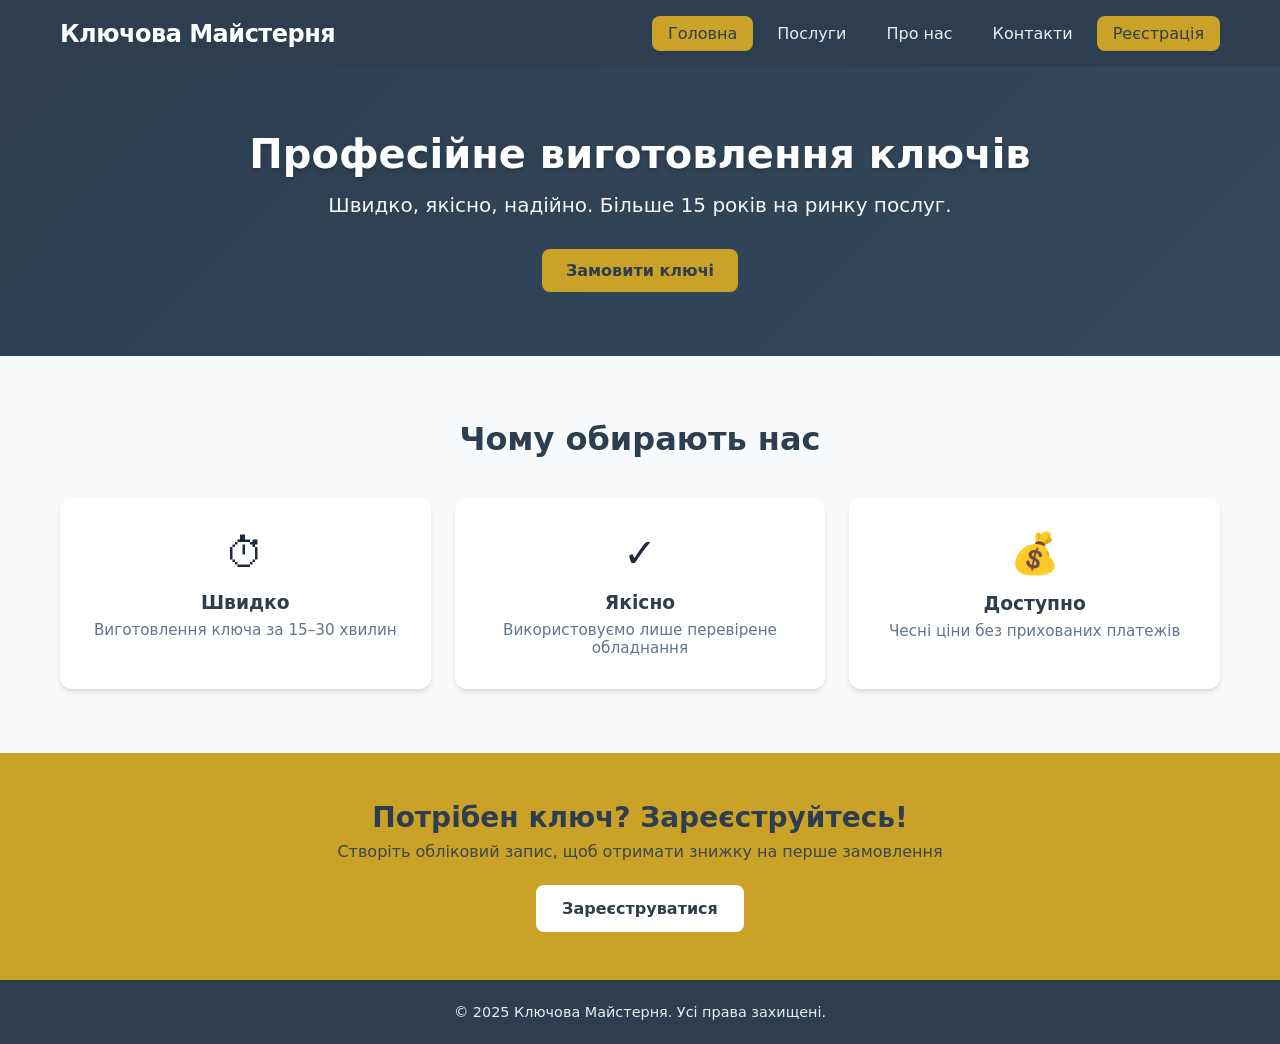
<file: index.html>
<!DOCTYPE html>
<html lang="uk">
<head>
    <meta charset="UTF-8">
    <meta name="viewport" content="width=device-width, initial-scale=1.0">
    <title>Ключова Майстерня — Головна</title>
    <link rel="stylesheet" href="styles.css">
</head>
<body>
    <header class="site-header">
        <div class="container">
            <a href="index.html" class="logo">Ключова Майстерня</a>
            <nav class="nav">
                <a href="index.html" class="nav-link active">Головна</a>
                <a href="services.html" class="nav-link">Послуги</a>
                <a href="about.html" class="nav-link">Про нас</a>
                <a href="contacts.html" class="nav-link">Контакти</a>
                <a href="registration.html" class="nav-link nav-link-cta">Реєстрація</a>
            </nav>
        </div>
    </header>

    <main>
        <section class="hero">
            <div class="container">
                <h1>Професійне виготовлення ключів</h1>
                <p class="hero-subtitle">Швидко, якісно, надійно. Більше 15 років на ринку послуг.</p>
                <a href="services.html" class="btn btn-primary">Замовити ключі</a>
            </div>
        </section>

        <section class="features">
            <div class="container">
                <h2>Чому обирають нас</h2>
                <div class="features-grid">
                    <div class="feature-card">
                        <span class="feature-icon">⏱</span>
                        <h3>Швидко</h3>
                        <p>Виготовлення ключа за 15–30 хвилин</p>
                    </div>
                    <div class="feature-card">
                        <span class="feature-icon">✓</span>
                        <h3>Якісно</h3>
                        <p>Використовуємо лише перевірене обладнання</p>
                    </div>
                    <div class="feature-card">
                        <span class="feature-icon">💰</span>
                        <h3>Доступно</h3>
                        <p>Чесні ціни без прихованих платежів</p>
                    </div>
                </div>
            </div>
        </section>

        <section class="cta-section">
            <div class="container">
                <h2>Потрібен ключ? Зареєструйтесь!</h2>
                <p>Створіть обліковий запис, щоб отримати знижку на перше замовлення</p>
                <a href="registration.html" class="btn btn-secondary">Зареєструватися</a>
            </div>
        </section>
    </main>

    <footer class="site-footer">
        <div class="container">
            <p>&copy; 2025 Ключова Майстерня. Усі права захищені.</p>
        </div>
    </footer>
</body>
</html>
</file>
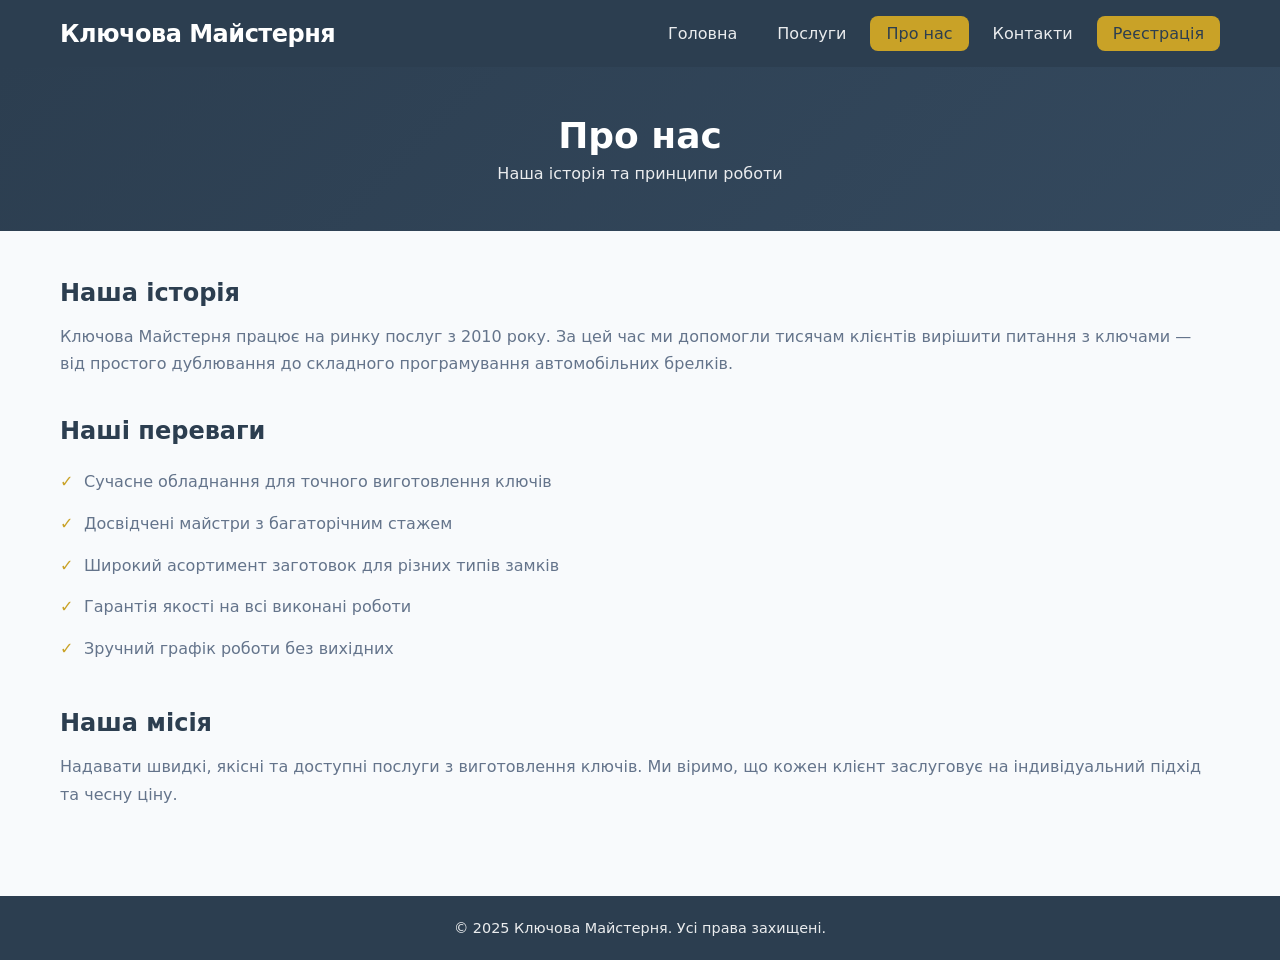
<file: about.html>
<!DOCTYPE html>
<html lang="uk">
<head>
    <meta charset="UTF-8">
    <meta name="viewport" content="width=device-width, initial-scale=1.0">
    <title>Про нас — Ключова Майстерня</title>
    <link rel="stylesheet" href="styles.css">
</head>
<body>
    <header class="site-header">
        <div class="container">
            <a href="index.html" class="logo">Ключова Майстерня</a>
            <nav class="nav">
                <a href="index.html" class="nav-link">Головна</a>
                <a href="services.html" class="nav-link">Послуги</a>
                <a href="about.html" class="nav-link active">Про нас</a>
                <a href="contacts.html" class="nav-link">Контакти</a>
                <a href="registration.html" class="nav-link nav-link-cta">Реєстрація</a>
            </nav>
        </div>
    </header>

    <main>
        <section class="page-header">
            <div class="container">
                <h1>Про нас</h1>
                <p>Наша історія та принципи роботи</p>
            </div>
        </section>

        <section class="about-content">
            <div class="container">
                <div class="about-block">
                    <h2>Наша історія</h2>
                    <p>Ключова Майстерня працює на ринку послуг з 2010 року. За цей час ми допомогли тисячам клієнтів вирішити питання з ключами — від простого дублювання до складного програмування автомобільних брелків.</p>
                </div>

                <div class="about-block">
                    <h2>Наші переваги</h2>
                    <ul class="about-list">
                        <li>Сучасне обладнання для точного виготовлення ключів</li>
                        <li>Досвідчені майстри з багаторічним стажем</li>
                        <li>Широкий асортимент заготовок для різних типів замків</li>
                        <li>Гарантія якості на всі виконані роботи</li>
                        <li>Зручний графік роботи без вихідних</li>
                    </ul>
                </div>

                <div class="about-block">
                    <h2>Наша місія</h2>
                    <p>Надавати швидкі, якісні та доступні послуги з виготовлення ключів. Ми віримо, що кожен клієнт заслуговує на індивідуальний підхід та чесну ціну.</p>
                </div>
            </div>
        </section>
    </main>

    <footer class="site-footer">
        <div class="container">
            <p>&copy; 2025 Ключова Майстерня. Усі права захищені.</p>
        </div>
    </footer>
</body>
</html>
</file>
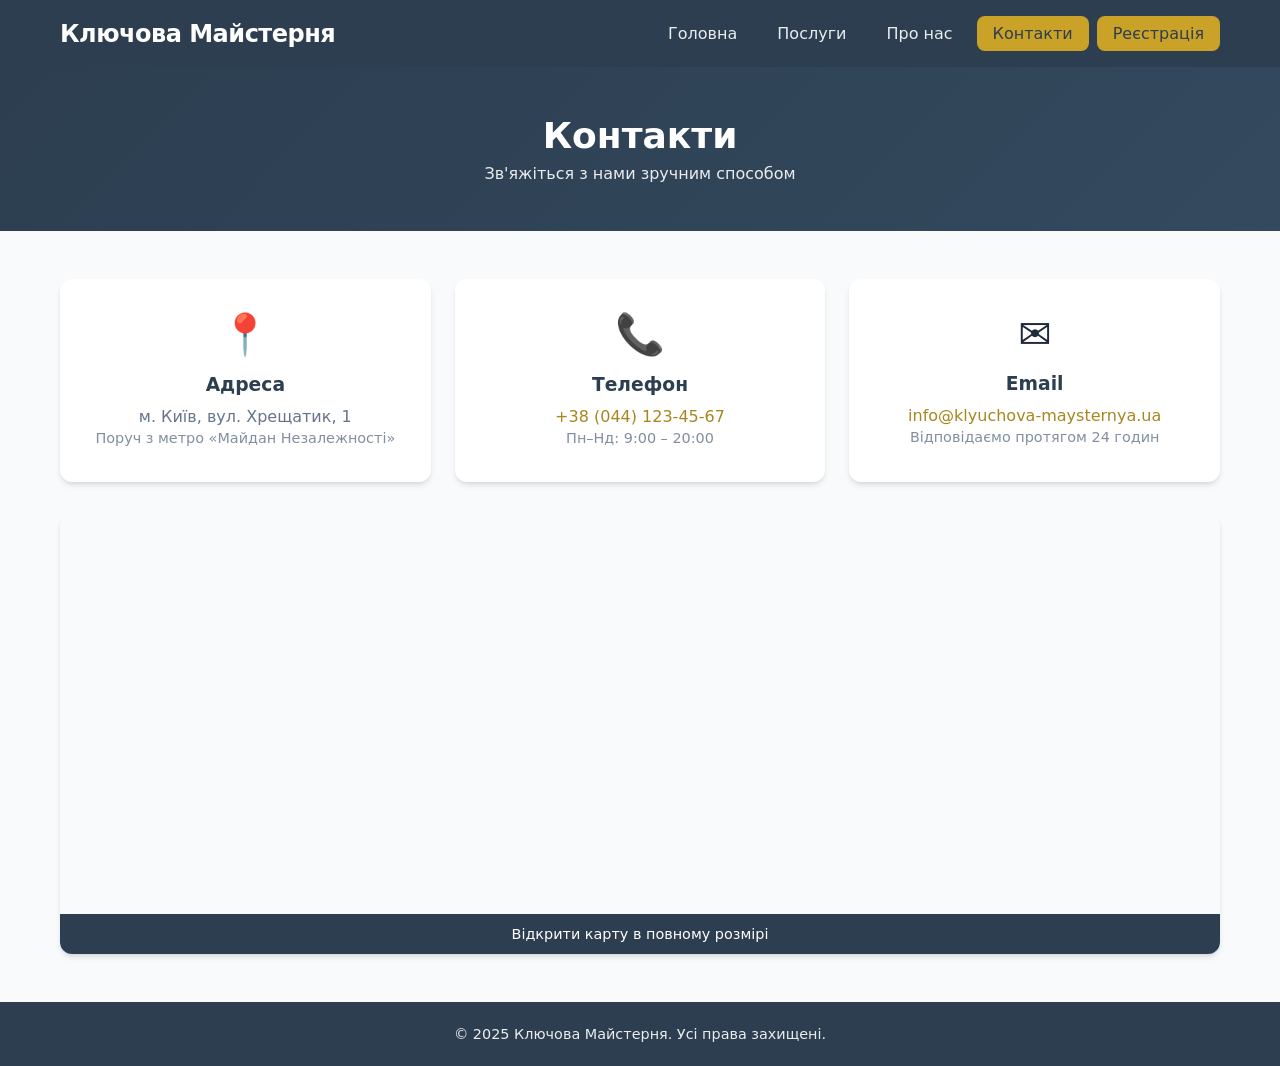
<file: contacts.html>
<!DOCTYPE html>
<html lang="uk">
<head>
    <meta charset="UTF-8">
    <meta name="viewport" content="width=device-width, initial-scale=1.0">
    <title>Контакти — Ключова Майстерня</title>
    <link rel="stylesheet" href="styles.css">
</head>
<body>
    <header class="site-header">
        <div class="container">
            <a href="index.html" class="logo">Ключова Майстерня</a>
            <nav class="nav">
                <a href="index.html" class="nav-link">Головна</a>
                <a href="services.html" class="nav-link">Послуги</a>
                <a href="about.html" class="nav-link">Про нас</a>
                <a href="contacts.html" class="nav-link active">Контакти</a>
                <a href="registration.html" class="nav-link nav-link-cta">Реєстрація</a>
            </nav>
        </div>
    </header>

    <main>
        <section class="page-header">
            <div class="container">
                <h1>Контакти</h1>
                <p>Зв'яжіться з нами зручним способом</p>
            </div>
        </section>

        <section class="contacts-content">
            <div class="container">
                <div class="contacts-grid">
                    <div class="contact-card">
                        <span class="contact-icon">📍</span>
                        <h3>Адреса</h3>
                        <p>м. Київ, вул. Хрещатик, 1</p>
                        <p class="contact-note">Поруч з метро «Майдан Незалежності»</p>
                    </div>

                    <div class="contact-card">
                        <span class="contact-icon">📞</span>
                        <h3>Телефон</h3>
                        <p><a href="tel:+380441234567">+38 (044) 123-45-67</a></p>
                        <p class="contact-note">Пн–Нд: 9:00 – 20:00</p>
                    </div>

                    <div class="contact-card">
                        <span class="contact-icon">✉️</span>
                        <h3>Email</h3>
                        <p><a href="mailto:info@klyuchova-maysternya.ua">info@klyuchova-maysternya.ua</a></p>
                        <p class="contact-note">Відповідаємо протягом 24 годин</p>
                    </div>
                </div>

                <div class="map-wrapper">
                    <iframe
                        class="map-iframe"
                        src="https://www.openstreetmap.org/export/embed.html?bbox=30.5184%2C50.4471%2C30.5284%2C50.4531&layer=mapnik&marker=50.4501%2C30.5234"
                        title="Карта: вул. Хрещатик, 1, Київ"
                        loading="lazy"
                        referrerpolicy="no-referrer-when-downgrade"
                        allowfullscreen
                    ></iframe>
                    <a class="map-link" href="https://www.openstreetmap.org/?mlat=50.4501&mlon=30.5234#map=17/50.4501/30.5234" target="_blank" rel="noopener">Відкрити карту в повному розмірі</a>
                </div>
            </div>
        </section>
    </main>

    <footer class="site-footer">
        <div class="container">
            <p>&copy; 2025 Ключова Майстерня. Усі права захищені.</p>
        </div>
    </footer>
</body>
</html>
</file>
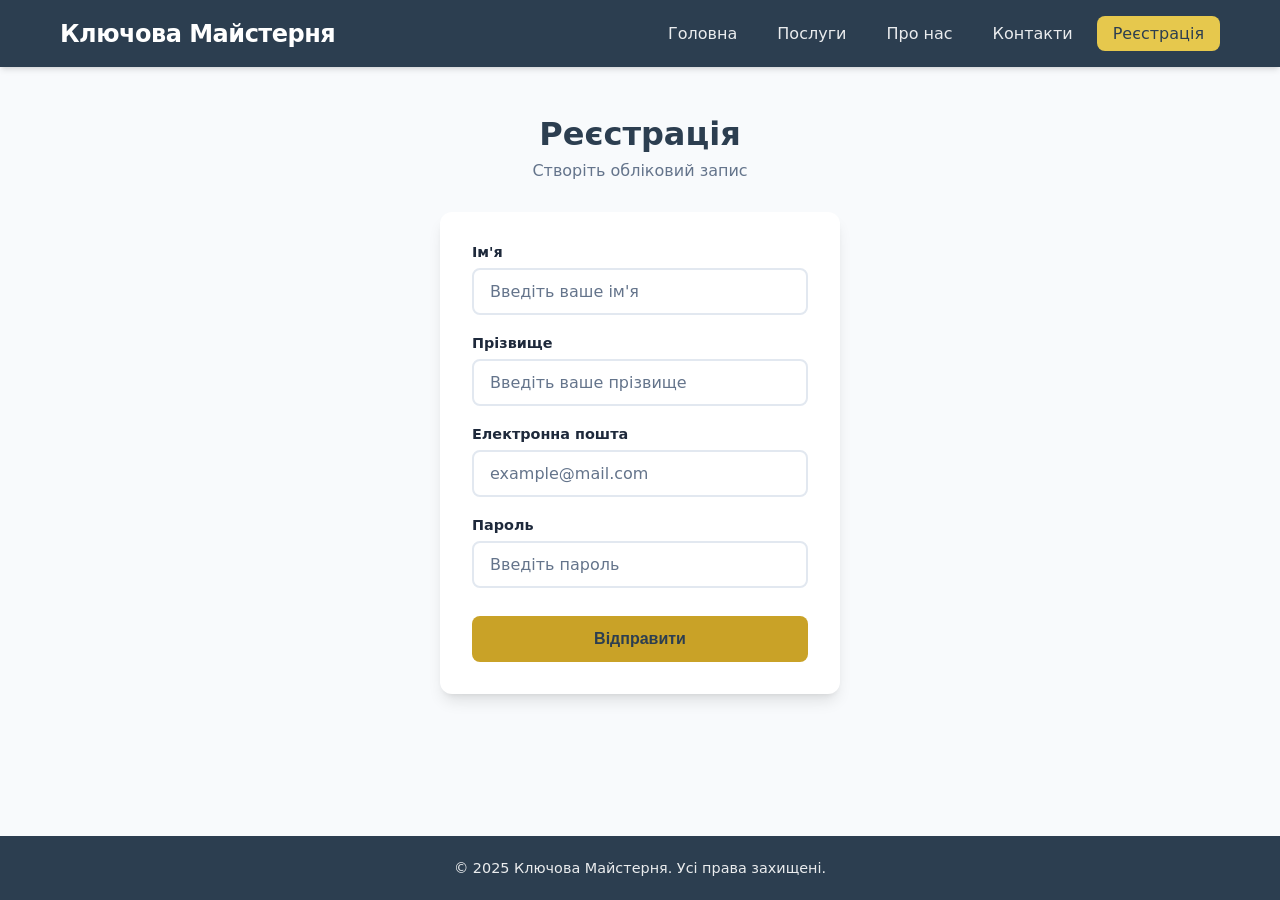
<file: registration.html>
<!DOCTYPE html>
<html lang="uk">
<head>
    <meta charset="UTF-8">
    <meta name="viewport" content="width=device-width, initial-scale=1.0">
    <title>Реєстрація — Ключова Майстерня</title>
    <link rel="stylesheet" href="styles.css">
</head>
<body>
    <header class="site-header">
        <div class="container">
            <a href="index.html" class="logo">Ключова Майстерня</a>
            <nav class="nav">
                <a href="index.html" class="nav-link">Головна</a>
                <a href="services.html" class="nav-link">Послуги</a>
                <a href="about.html" class="nav-link">Про нас</a>
                <a href="contacts.html" class="nav-link">Контакти</a>
                <a href="registration.html" class="nav-link nav-link-cta active">Реєстрація</a>
            </nav>
        </div>
    </header>

    <main class="registration-page">
        <div class="container container-narrow">
            <header class="form-header">
                <h1>Реєстрація</h1>
                <p class="subtitle">Створіть обліковий запис</p>
            </header>

            <form id="registrationForm" class="registration-form" novalidate>
                <div class="form-group">
                    <label for="firstName">Ім'я</label>
                    <input 
                        type="text" 
                        id="firstName" 
                        name="firstName" 
                        placeholder="Введіть ваше ім'я"
                        autocomplete="given-name"
                    >
                    <span class="error-message" id="firstNameError"></span>
                </div>

                <div class="form-group">
                    <label for="lastName">Прізвище</label>
                    <input 
                        type="text" 
                        id="lastName" 
                        name="lastName" 
                        placeholder="Введіть ваше прізвище"
                        autocomplete="family-name"
                    >
                    <span class="error-message" id="lastNameError"></span>
                </div>

                <div class="form-group">
                    <label for="email">Електронна пошта</label>
                    <input 
                        type="email" 
                        id="email" 
                        name="email" 
                        placeholder="example@mail.com"
                        autocomplete="email"
                    >
                    <span class="error-message" id="emailError"></span>
                </div>

                <div class="form-group">
                    <label for="password">Пароль</label>
                    <input 
                        type="password" 
                        id="password" 
                        name="password" 
                        placeholder="Введіть пароль"
                        autocomplete="new-password"
                    >
                    <span class="error-message" id="passwordError"></span>
                </div>

                <button type="submit" class="submit-btn">Відправити</button>
            </form>
        </div>
    </main>

    <footer class="site-footer">
        <div class="container">
            <p>&copy; 2025 Ключова Майстерня. Усі права захищені.</p>
        </div>
    </footer>

    <script src="script.js"></script>
</body>
</html>
</file>
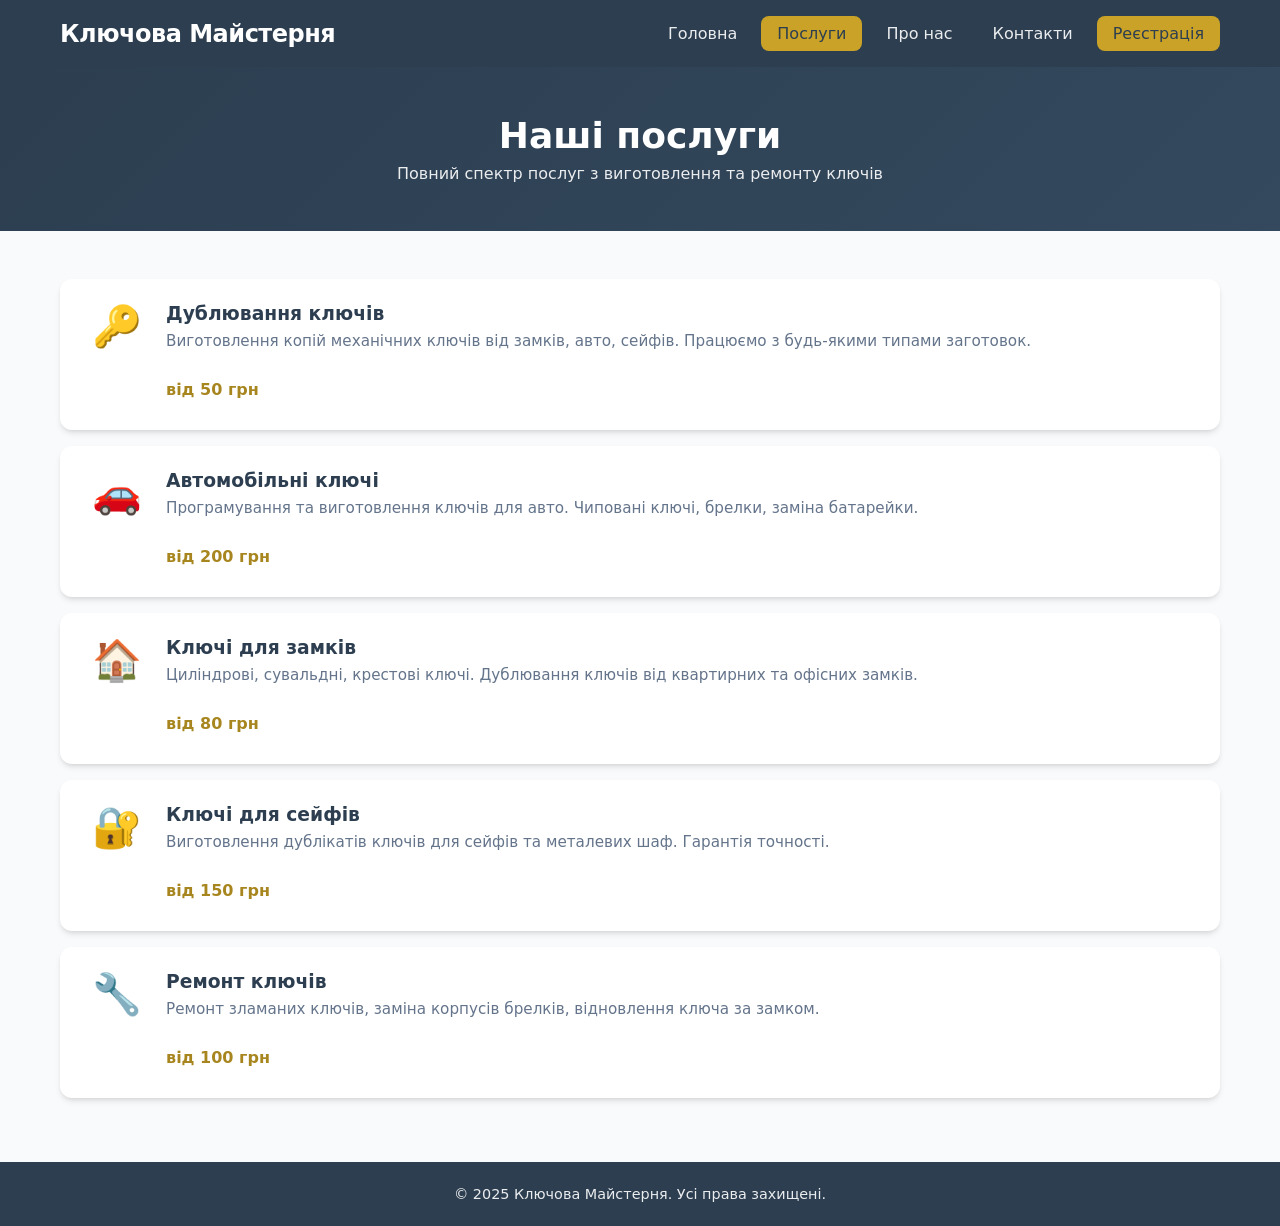
<file: services.html>
<!DOCTYPE html>
<html lang="uk">
<head>
    <meta charset="UTF-8">
    <meta name="viewport" content="width=device-width, initial-scale=1.0">
    <title>Послуги — Ключова Майстерня</title>
    <link rel="stylesheet" href="styles.css">
</head>
<body>
    <header class="site-header">
        <div class="container">
            <a href="index.html" class="logo">Ключова Майстерня</a>
            <nav class="nav">
                <a href="index.html" class="nav-link">Головна</a>
                <a href="services.html" class="nav-link active">Послуги</a>
                <a href="about.html" class="nav-link">Про нас</a>
                <a href="contacts.html" class="nav-link">Контакти</a>
                <a href="registration.html" class="nav-link nav-link-cta">Реєстрація</a>
            </nav>
        </div>
    </header>

    <main>
        <section class="page-header">
            <div class="container">
                <h1>Наші послуги</h1>
                <p>Повний спектр послуг з виготовлення та ремонту ключів</p>
            </div>
        </section>

        <section class="services-list">
            <div class="container">
                <div class="service-card">
                    <div class="service-icon">🔑</div>
                    <div class="service-content">
                        <h3>Дублювання ключів</h3>
                        <p>Виготовлення копій механічних ключів від замків, авто, сейфів. Працюємо з будь-якими типами заготовок.</p>
                        <span class="service-price">від 50 грн</span>
                        <a href="contacts.html" class="service-order-btn">Замовити</a>
                    </div>
                </div>

                <div class="service-card">
                    <div class="service-icon">🚗</div>
                    <div class="service-content">
                        <h3>Автомобільні ключі</h3>
                        <p>Програмування та виготовлення ключів для авто. Чиповані ключі, брелки, заміна батарейки.</p>
                        <span class="service-price">від 200 грн</span>
                        <a href="contacts.html" class="service-order-btn">Замовити</a>
                    </div>
                </div>

                <div class="service-card">
                    <div class="service-icon">🏠</div>
                    <div class="service-content">
                        <h3>Ключі для замків</h3>
                        <p>Циліндрові, сувальдні, крестові ключі. Дублювання ключів від квартирних та офісних замків.</p>
                        <span class="service-price">від 80 грн</span>
                        <a href="contacts.html" class="service-order-btn">Замовити</a>
                    </div>
                </div>

                <div class="service-card">
                    <div class="service-icon">🔐</div>
                    <div class="service-content">
                        <h3>Ключі для сейфів</h3>
                        <p>Виготовлення дублікатів ключів для сейфів та металевих шаф. Гарантія точності.</p>
                        <span class="service-price">від 150 грн</span>
                        <a href="contacts.html" class="service-order-btn">Замовити</a>
                    </div>
                </div>

                <div class="service-card">
                    <div class="service-icon">🔧</div>
                    <div class="service-content">
                        <h3>Ремонт ключів</h3>
                        <p>Ремонт зламаних ключів, заміна корпусів брелків, відновлення ключа за замком.</p>
                        <span class="service-price">від 100 грн</span>
                        <a href="contacts.html" class="service-order-btn">Замовити</a>
                    </div>
                </div>
            </div>
        </section>
    </main>

    <footer class="site-footer">
        <div class="container">
            <p>&copy; 2025 Ключова Майстерня. Усі права захищені.</p>
        </div>
    </footer>
</body>
</html>
</file>
<file: styles.css>
/* Базові стилі та скидання */
* {
    margin: 0;
    padding: 0;
    box-sizing: border-box;
}

:root {
    --color-primary: #c9a227;
    --color-primary-dark: #a8861f;
    --color-primary-light: #e6c84d;
    --color-accent: #2c3e50;
    --color-text: #1e293b;
    --color-text-muted: #64748b;
    --color-border: #e2e8f0;
    --color-error: #dc2626;
    --color-bg: #f8fafc;
    --color-card: #ffffff;
    --shadow: 0 4px 6px -1px rgba(0, 0, 0, 0.1), 0 2px 4px -2px rgba(0, 0, 0, 0.1);
    --shadow-lg: 0 10px 15px -3px rgba(0, 0, 0, 0.1), 0 4px 6px -4px rgba(0, 0, 0, 0.1);
    --radius: 12px;
    --radius-sm: 8px;
}

body {
    font-family: 'Segoe UI', system-ui, -apple-system, sans-serif;
    background: var(--color-bg);
    min-height: 100vh;
    color: var(--color-text);
    display: flex;
    flex-direction: column;
}

/* Контейнер */
.container {
    width: 100%;
    max-width: 1200px;
    margin: 0 auto;
    padding: 0 20px;
}

.container-narrow {
    max-width: 440px;
}

/* Шапка сайту */
.site-header {
    background: var(--color-accent);
    color: white;
    padding: 1rem 0;
    box-shadow: var(--shadow);
}

.site-header .container {
    display: flex;
    align-items: center;
    justify-content: space-between;
    flex-wrap: wrap;
    gap: 1rem;
}

.logo {
    font-size: 1.5rem;
    font-weight: 700;
    color: white;
    text-decoration: none;
    letter-spacing: -0.5px;
}

.logo:hover {
    color: var(--color-primary-light);
}

.nav {
    display: flex;
    gap: 0.5rem;
    flex-wrap: wrap;
}

.nav-link {
    color: rgba(255, 255, 255, 0.9);
    text-decoration: none;
    padding: 0.5rem 1rem;
    border-radius: var(--radius-sm);
    font-weight: 500;
    transition: background 0.2s, color 0.2s;
}

.nav-link:hover {
    background: rgba(255, 255, 255, 0.1);
    color: white;
}

.nav-link.active {
    background: var(--color-primary);
    color: var(--color-accent);
}

.nav-link-cta {
    background: var(--color-primary);
    color: var(--color-accent) !important;
}

.nav-link-cta:hover {
    background: var(--color-primary-light);
}

.nav-link-cta.active {
    background: var(--color-primary-light);
}

/* Основний контент */
main {
    flex: 1;
}

/* Hero секція */
.hero {
    background: linear-gradient(135deg, var(--color-accent) 0%, #34495e 100%);
    color: white;
    padding: 4rem 0;
    text-align: center;
}

.hero h1 {
    font-size: 2.5rem;
    font-weight: 700;
    margin-bottom: 1rem;
    text-shadow: 0 2px 4px rgba(0, 0, 0, 0.2);
}

.hero-subtitle {
    font-size: 1.25rem;
    opacity: 0.95;
    margin-bottom: 2rem;
}

/* Кнопки */
.btn {
    display: inline-block;
    padding: 0.75rem 1.5rem;
    font-size: 1rem;
    font-weight: 600;
    text-decoration: none;
    border-radius: var(--radius-sm);
    transition: background 0.2s, transform 0.1s;
    cursor: pointer;
    border: none;
}

.btn-primary {
    background: var(--color-primary);
    color: var(--color-accent);
}

.btn-primary:hover {
    background: var(--color-primary-light);
    transform: translateY(-1px);
}

.btn-secondary {
    background: white;
    color: var(--color-accent);
    border: 2px solid white;
}

.btn-secondary:hover {
    background: transparent;
    color: white;
}

/* Features секція */
.features {
    padding: 4rem 0;
}

.features h2 {
    text-align: center;
    font-size: 2rem;
    margin-bottom: 2.5rem;
    color: var(--color-accent);
}

.features-grid {
    display: grid;
    grid-template-columns: repeat(auto-fit, minmax(250px, 1fr));
    gap: 1.5rem;
}

.feature-card {
    background: var(--color-card);
    padding: 2rem;
    border-radius: var(--radius);
    box-shadow: var(--shadow);
    text-align: center;
    transition: transform 0.2s, box-shadow 0.2s;
}

.feature-card:hover {
    transform: translateY(-4px);
    box-shadow: var(--shadow-lg);
}

.feature-icon {
    font-size: 2.5rem;
    display: block;
    margin-bottom: 1rem;
}

.feature-card h3 {
    color: var(--color-accent);
    margin-bottom: 0.5rem;
}

.feature-card p {
    color: var(--color-text-muted);
    font-size: 0.95rem;
}

/* CTA секція */
.cta-section {
    background: var(--color-primary);
    color: var(--color-accent);
    padding: 3rem 0;
    text-align: center;
}

.cta-section h2 {
    font-size: 1.75rem;
    margin-bottom: 0.5rem;
}

.cta-section p {
    margin-bottom: 1.5rem;
    opacity: 0.9;
}

/* Заголовок сторінки */
.page-header {
    background: linear-gradient(135deg, var(--color-accent) 0%, #34495e 100%);
    color: white;
    padding: 3rem 0;
    text-align: center;
}

.page-header h1 {
    font-size: 2.25rem;
    margin-bottom: 0.5rem;
}

.page-header p {
    opacity: 0.9;
}

/* Послуги */
.services-list {
    padding: 3rem 0;
}

.service-card {
    display: flex;
    gap: 1.5rem;
    align-items: flex-start;
    background: var(--color-card);
    padding: 1.5rem 2rem;
    border-radius: var(--radius);
    box-shadow: var(--shadow);
    margin-bottom: 1rem;
    transition: box-shadow 0.2s;
}

.service-card:hover {
    box-shadow: var(--shadow-lg);
}

.service-icon {
    font-size: 2.5rem;
    flex-shrink: 0;
}

.service-content h3 {
    color: var(--color-accent);
    margin-bottom: 0.5rem;
}

.service-content p {
    color: var(--color-text-muted);
    margin-bottom: 0.5rem;
    font-size: 0.95rem;
}

.service-price {
    font-weight: 600;
    color: var(--color-primary-dark);
}

.service-order-btn {
    display: inline-block;
    margin-top: 1rem;
    padding: 0.5rem 1.25rem;
    background: var(--color-primary);
    color: var(--color-accent);
    font-weight: 600;
    font-size: 0.9rem;
    text-decoration: none;
    border-radius: var(--radius-sm);
    opacity: 0;
    transform: translateY(4px);
    transition: opacity 0.2s, transform 0.2s, background 0.2s;
}

.service-card:hover .service-order-btn {
    opacity: 1;
    transform: translateY(0);
}

.service-order-btn:hover {
    background: var(--color-primary-dark);
}

/* Про нас */
.about-content {
    padding: 3rem 0;
}

.about-block {
    margin-bottom: 2.5rem;
}

.about-block h2 {
    color: var(--color-accent);
    margin-bottom: 1rem;
    font-size: 1.5rem;
}

.about-block p {
    color: var(--color-text-muted);
    line-height: 1.7;
    margin-bottom: 0.75rem;
}

.about-list {
    list-style: none;
}

.about-list li {
    padding: 0.5rem 0;
    padding-left: 1.5rem;
    position: relative;
    color: var(--color-text-muted);
    line-height: 1.6;
}

.about-list li::before {
    content: "✓";
    position: absolute;
    left: 0;
    color: var(--color-primary);
    font-weight: bold;
}

/* Контакти */
.contacts-content {
    padding: 3rem 0;
}

.contacts-grid {
    display: grid;
    grid-template-columns: repeat(auto-fit, minmax(250px, 1fr));
    gap: 1.5rem;
    margin-bottom: 2rem;
}

.contact-card {
    background: var(--color-card);
    padding: 2rem;
    border-radius: var(--radius);
    box-shadow: var(--shadow);
    text-align: center;
}

.contact-icon {
    font-size: 2.5rem;
    display: block;
    margin-bottom: 1rem;
}

.contact-card h3 {
    color: var(--color-accent);
    margin-bottom: 0.75rem;
}

.contact-card p {
    color: var(--color-text-muted);
    margin-bottom: 0.25rem;
}

.contact-card a {
    color: var(--color-primary-dark);
    text-decoration: none;
}

.contact-card a:hover {
    text-decoration: underline;
}

.contact-note {
    font-size: 0.9rem;
    opacity: 0.8;
}

.map-wrapper {
    border-radius: var(--radius);
    overflow: hidden;
    box-shadow: var(--shadow);
}

.map-iframe {
    width: 100%;
    height: 400px;
    border: none;
    display: block;
}

.map-link {
    display: block;
    padding: 0.75rem 1rem;
    background: var(--color-accent);
    color: white;
    text-align: center;
    text-decoration: none;
    font-size: 0.9rem;
    transition: background 0.2s;
}

.map-link:hover {
    background: #1a252f;
}

/* Сторінка реєстрації */
.registration-page {
    padding: 3rem 0;
    display: flex;
    align-items: flex-start;
    justify-content: center;
}

.registration-page .container-narrow {
    margin: 0 auto;
}

.form-header {
    text-align: center;
    margin-bottom: 2rem;
}

.form-header h1 {
    font-size: 2rem;
    font-weight: 700;
    color: var(--color-accent);
}

.subtitle {
    color: var(--color-text-muted);
    margin-top: 0.5rem;
    font-size: 1rem;
}

/* Форма */
.registration-form {
    background: var(--color-card);
    padding: 2rem;
    border-radius: var(--radius);
    box-shadow: var(--shadow-lg);
}

.form-group {
    margin-bottom: 1.25rem;
}

.form-group label {
    display: block;
    font-weight: 600;
    margin-bottom: 0.5rem;
    color: var(--color-text);
    font-size: 0.9rem;
}

.form-group input {
    width: 100%;
    padding: 0.75rem 1rem;
    font-size: 1rem;
    border: 2px solid var(--color-border);
    border-radius: var(--radius-sm);
    transition: border-color 0.2s, box-shadow 0.2s;
    font-family: inherit;
}

.form-group input::placeholder {
    color: var(--color-text-muted);
}

.form-group input:focus {
    outline: none;
    border-color: var(--color-primary);
    box-shadow: 0 0 0 3px rgba(201, 162, 39, 0.2);
}

.form-group input.error {
    border-color: var(--color-error);
}

.error-message {
    display: block;
    color: var(--color-error);
    font-size: 0.8rem;
    margin-top: 0.35rem;
}

.submit-btn {
    width: 100%;
    padding: 0.875rem 1.5rem;
    font-size: 1rem;
    font-weight: 600;
    color: var(--color-accent);
    background: var(--color-primary);
    border: none;
    border-radius: var(--radius-sm);
    cursor: pointer;
    transition: background-color 0.2s, transform 0.1s;
    margin-top: 0.5rem;
}

.submit-btn:hover {
    background: var(--color-primary-dark);
}

.submit-btn:active {
    transform: scale(0.98);
}

/* Підвал */
.site-footer {
    background: var(--color-accent);
    color: rgba(255, 255, 255, 0.9);
    padding: 1.5rem 0;
    text-align: center;
    margin-top: auto;
}

.site-footer p {
    font-size: 0.9rem;
}

/* Респонсивність */
@media (max-width: 768px) {
    .site-header .container {
        flex-direction: column;
        align-items: stretch;
    }

    .nav {
        justify-content: center;
    }

    .hero h1 {
        font-size: 1.75rem;
    }

    .hero-subtitle {
        font-size: 1rem;
    }

    .service-card {
        flex-direction: column;
        text-align: center;
    }

    .service-order-btn {
        opacity: 1;
        transform: translateY(0);
    }

    .map-iframe {
        height: 300px;
    }
}

@media (max-width: 480px) {
    .form-header h1 {
        font-size: 1.5rem;
    }

    .registration-form {
        padding: 1.5rem;
    }

    .form-group input {
        padding: 0.65rem 0.9rem;
        font-size: 0.95rem;
    }

    .submit-btn {
        padding: 0.75rem 1.25rem;
    }
}
</file>
